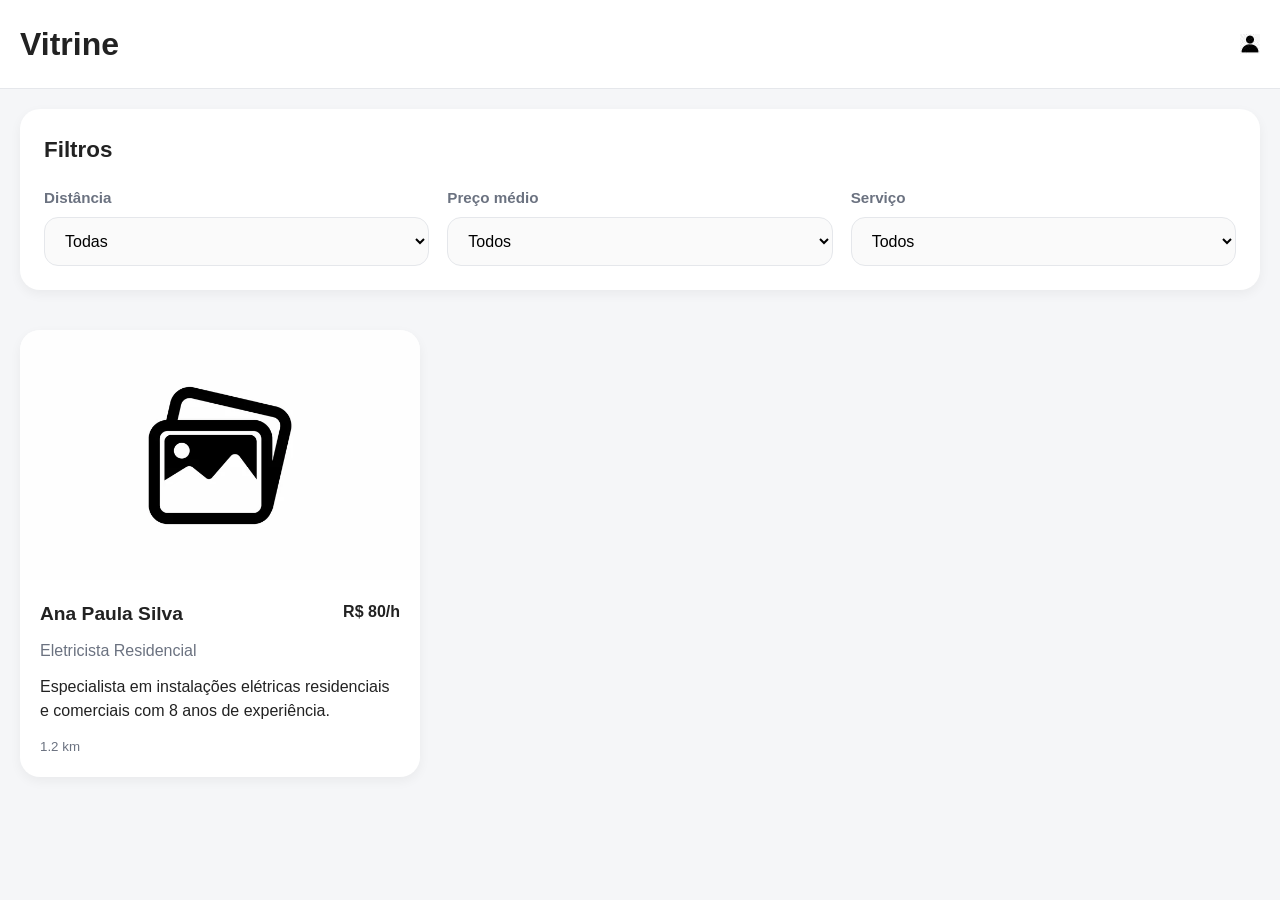
<file: Index.html>
<!DOCTYPE html>
<html lang="pt-BR">
<head>
    <meta charset="UTF-8">
    <meta name="viewport" content="width=device-width, initial-scale=1.0"> 
    <link rel="icon" href="img/Icon.V.png" type="image/png">
    <title>Vitrine de Prestadores</title>

    <link rel="stylesheet" href="css/style.css">
</head>
<body>

<header class="topbar">
    <h1>Vitrine</h1>

    <nav>
        <a href="usuario.html" class="profile-icon">
             <img src="img/avatar.jpg" alt="Icone de perfil do usuário">
        </a>
    </nav>
</header>

<main>

   <section class="filters">

    <h2>Filtros</h2>

    <div class="filter-grid">

        <div class="filter-group">
            <label for="distancia">Distância</label>

            <select id="distancia">
                <option>Todas</option>
                <option>Até 1 km</option>
                <option>Até 5 km</option>
                <option>Até 10 km</option>
            </select>
        </div>

        <div class="filter-group">
            <label for="preco">Preço médio</label>

            <select id="preco">
                <option>Todos</option>
                <option>Até R$ 50/h</option>
                <option>Até R$ 100/h</option>
                <option>Acima de R$ 100/h</option>
            </select>
        </div>

        <div class="filter-group">
            <label for="servico">Serviço</label>

            <select id="servico">
                <option>Todos</option>
                <option>Encanador</option>
                <option>Eletricista</option>
                <option>Pintor</option>
            </select>
        </div>

    </div>

</section>

    <section class="providers">

        <article class="provider-card">

            <a href="prestador.html">

                <img
                    src="img/placeholder.jpg"
                    alt="Foto do prestador">

                <div class="provider-info">

                    <div class="provider-header">

                        <h3>Ana Paula Silva</h3>

                        <span>R$ 80/h</span>

                    </div>

                    <p class="profession">
                        Eletricista Residencial
                    </p>

                    <p>
                        Especialista em instalações
                        elétricas residenciais e comerciais
                        com 8 anos de experiência.
                    </p>

                    <small>1.2 km</small>

                </div>

            </a>

        </article>

    </section>

</main>

</body>
</html>
</file>
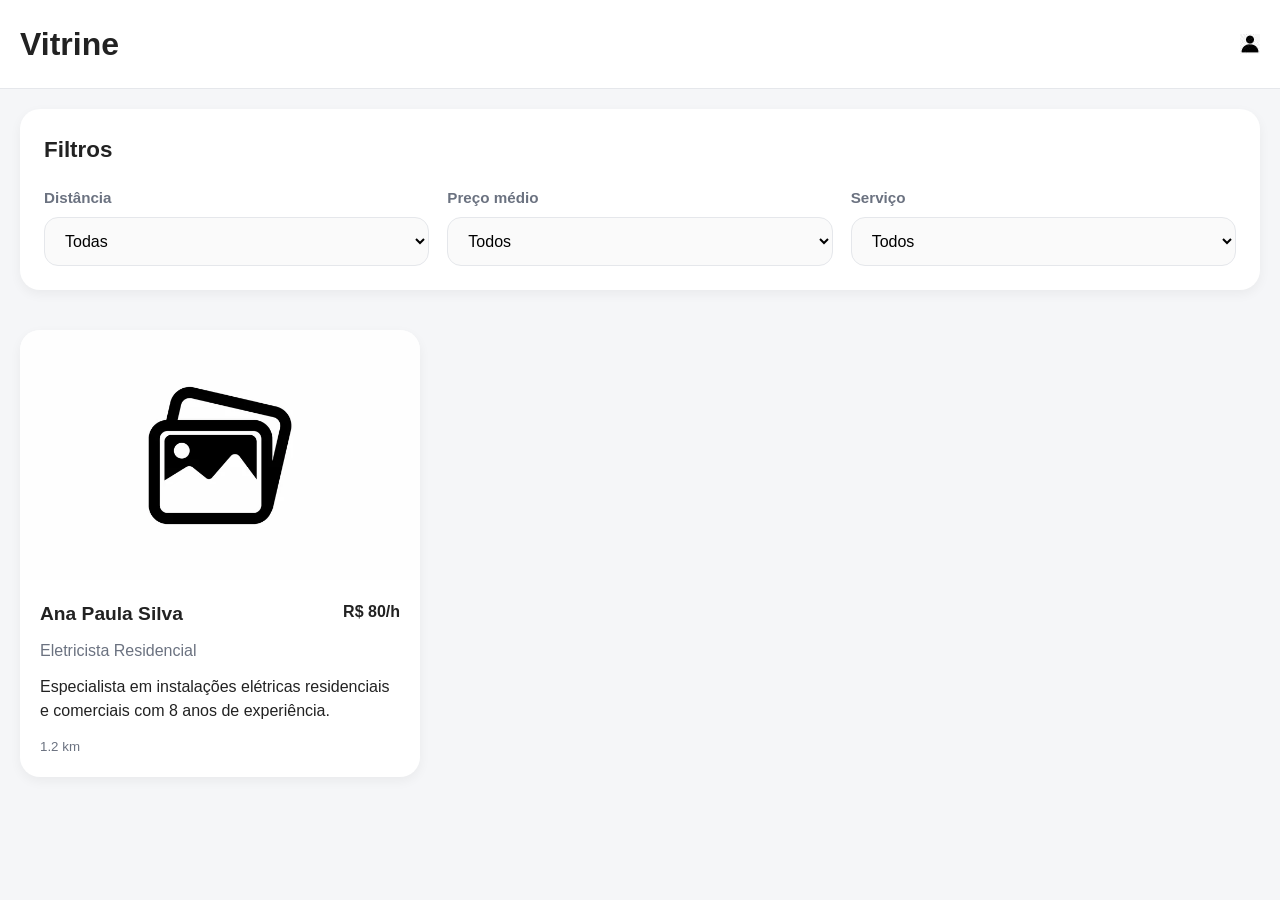
<file: index.html>
<!DOCTYPE html>
<html lang="pt-BR">
<head>
    <meta charset="UTF-8">
    <meta name="viewport" content="width=device-width, initial-scale=1.0"> 
    <link rel="icon" href="img/Icon.V.png" type="image/png">
    <title>Vitrine de Prestadores</title>

    <link rel="stylesheet" href="css/style.css">
</head>
<body>

<header class="topbar">
    <h1>Vitrine</h1>

    <nav>
        <a href="usuario.html" class="profile-icon">
             <img src="img/avatar.jpg" alt="Icone de perfil do usuário">
        </a>
    </nav>
</header>

<main>

   <section class="filters">

    <h2>Filtros</h2>

    <div class="filter-grid">

        <div class="filter-group">
            <label for="distancia">Distância</label>

            <select id="distancia">
                <option>Todas</option>
                <option>Até 1 km</option>
                <option>Até 5 km</option>
                <option>Até 10 km</option>
            </select>
        </div>

        <div class="filter-group">
            <label for="preco">Preço médio</label>

            <select id="preco">
                <option>Todos</option>
                <option>Até R$ 50/h</option>
                <option>Até R$ 100/h</option>
                <option>Acima de R$ 100/h</option>
            </select>
        </div>

        <div class="filter-group">
            <label for="servico">Serviço</label>

            <select id="servico">
                <option>Todos</option>
                <option>Encanador</option>
                <option>Eletricista</option>
                <option>Pintor</option>
            </select>
        </div>

    </div>

</section>

    <section class="providers">

        <article class="provider-card">

            <a href="prestador.html">

                <img
                    src="img/placeholder.jpg"
                    alt="Foto do prestador">

                <div class="provider-info">

                    <div class="provider-header">

                        <h3>Ana Paula Silva</h3>

                        <span>R$ 80/h</span>

                    </div>

                    <p class="profession">
                        Eletricista Residencial
                    </p>

                    <p>
                        Especialista em instalações
                        elétricas residenciais e comerciais
                        com 8 anos de experiência.
                    </p>

                    <small>1.2 km</small>

                </div>

            </a>

        </article>

    </section>

</main>

</body>
</html>
</file>
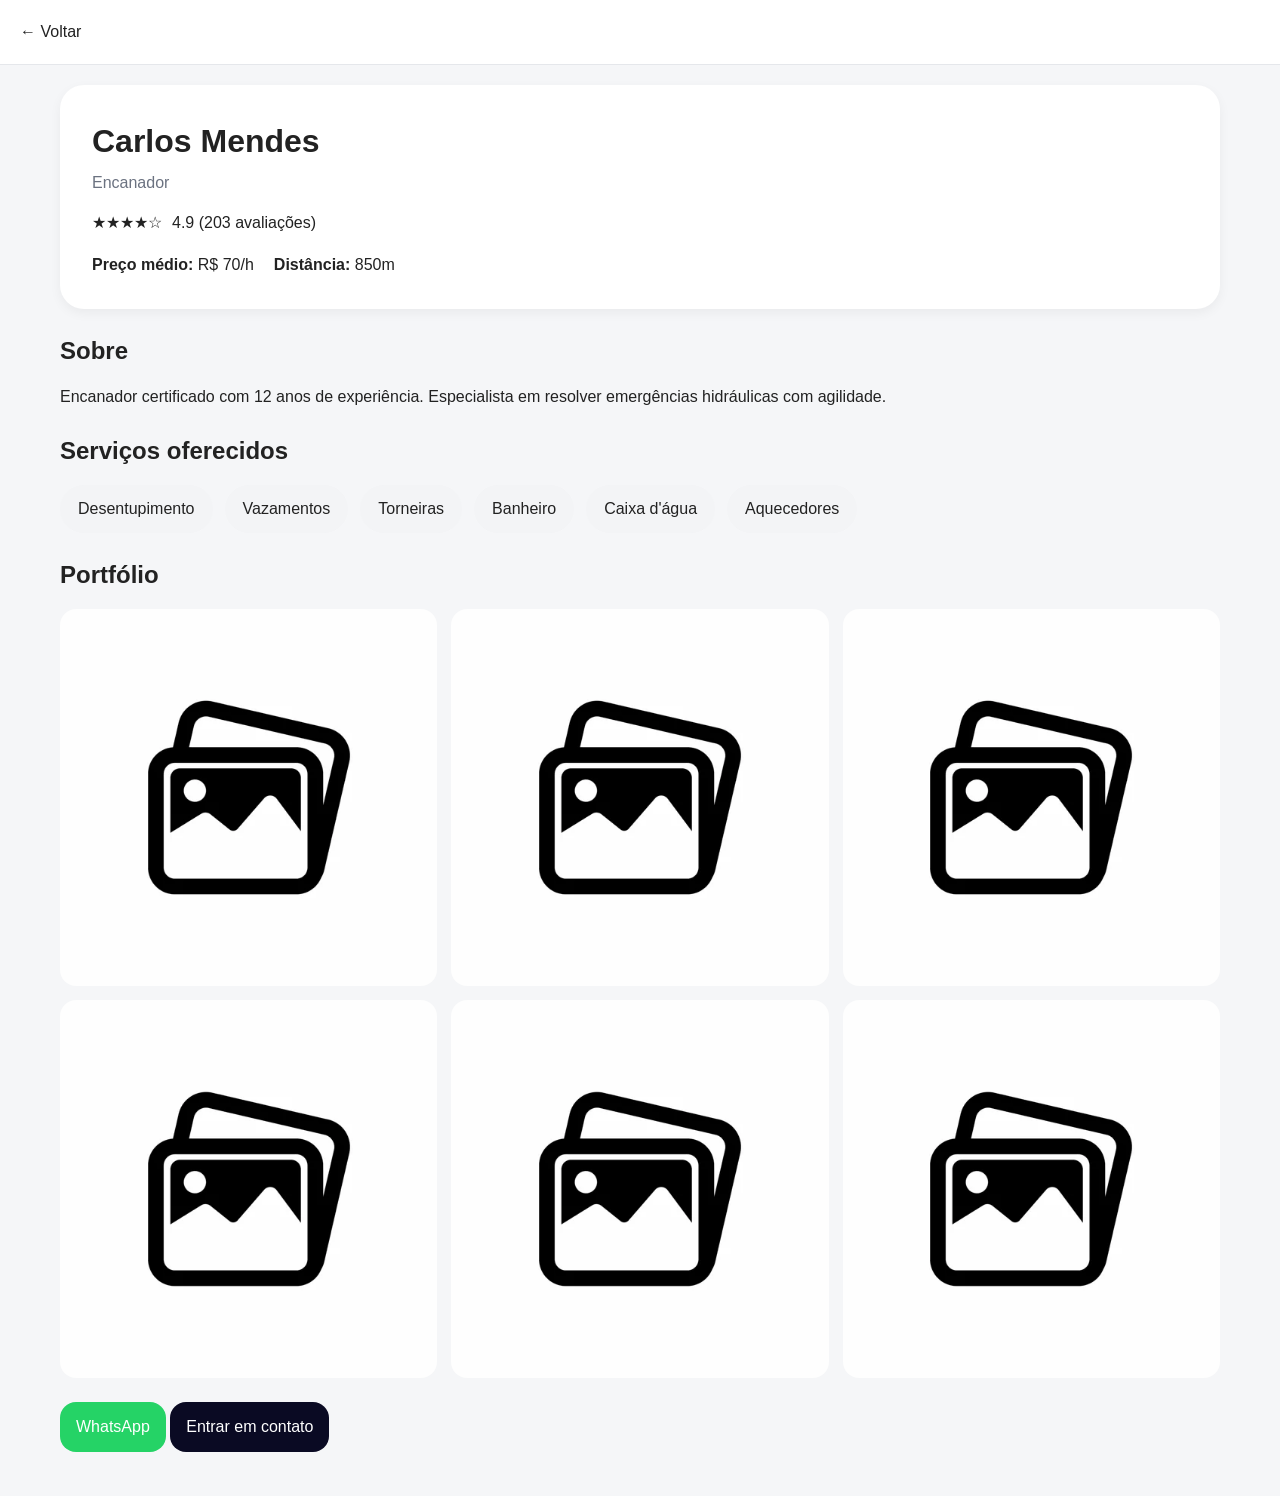
<file: Prestador/index.html>
<!DOCTYPE html>
<html lang="pt-BR">
<head>
<meta charset="UTF-8">
<link rel="icon" href="../img/Icon.V.png" type="image/png">
<meta name="viewport" content="width=device-width, initial-scale=1.0">
<title>Perfil do Prestador</title>

<link rel="stylesheet" href="../css/style.css">
</head>
<body>

<header class="topbar">
    <a href="../Index.html">← Voltar</a>
</header>

<main class="container">

<section class="profile-header">

    <h1>Carlos Mendes</h1>

    <p class="profession">
        Encanador
    </p>

    <div class="rating">
        ★★★★☆
        <span>4.9 (203 avaliações)</span>
    </div>

    <div class="profile-details">

        <p><strong>Preço médio:</strong> R$ 70/h</p>

        <p><strong>Distância:</strong> 850m</p>

    </div>

</section>

<section>

    <h2>Sobre</h2>

    <p>
        Encanador certificado com 12 anos de experiência.
        Especialista em resolver emergências hidráulicas
        com agilidade.
    </p>

</section>

<section>

    <h2>Serviços oferecidos</h2>

    <div class="tags">

        <span>Desentupimento</span>
        <span>Vazamentos</span>
        <span>Torneiras</span>
        <span>Banheiro</span>
        <span>Caixa d'água</span>
        <span>Aquecedores</span>

    </div>

</section>

<section>

    <h2>Portfólio</h2>

    <div class="gallery">

        <img src="../img/portfolio1.jpg" alt="">
        <img src="../img/portfolio1.jpg" alt="">
        <img src="../img/portfolio1.jpg" alt="">
        <img src="../img/portfolio1.jpg" alt="">
        <img src="../img/portfolio1.jpg" alt="">
        <img src="../img/portfolio1.jpg" alt="">

    </div>

</section>

<section class="actions">

    <button class="btn-whatsapp">
        WhatsApp
    </button>

    <button class="btn-primary">
        Entrar em contato
    </button>

</section>

</main>

</body>
</html>
</file>
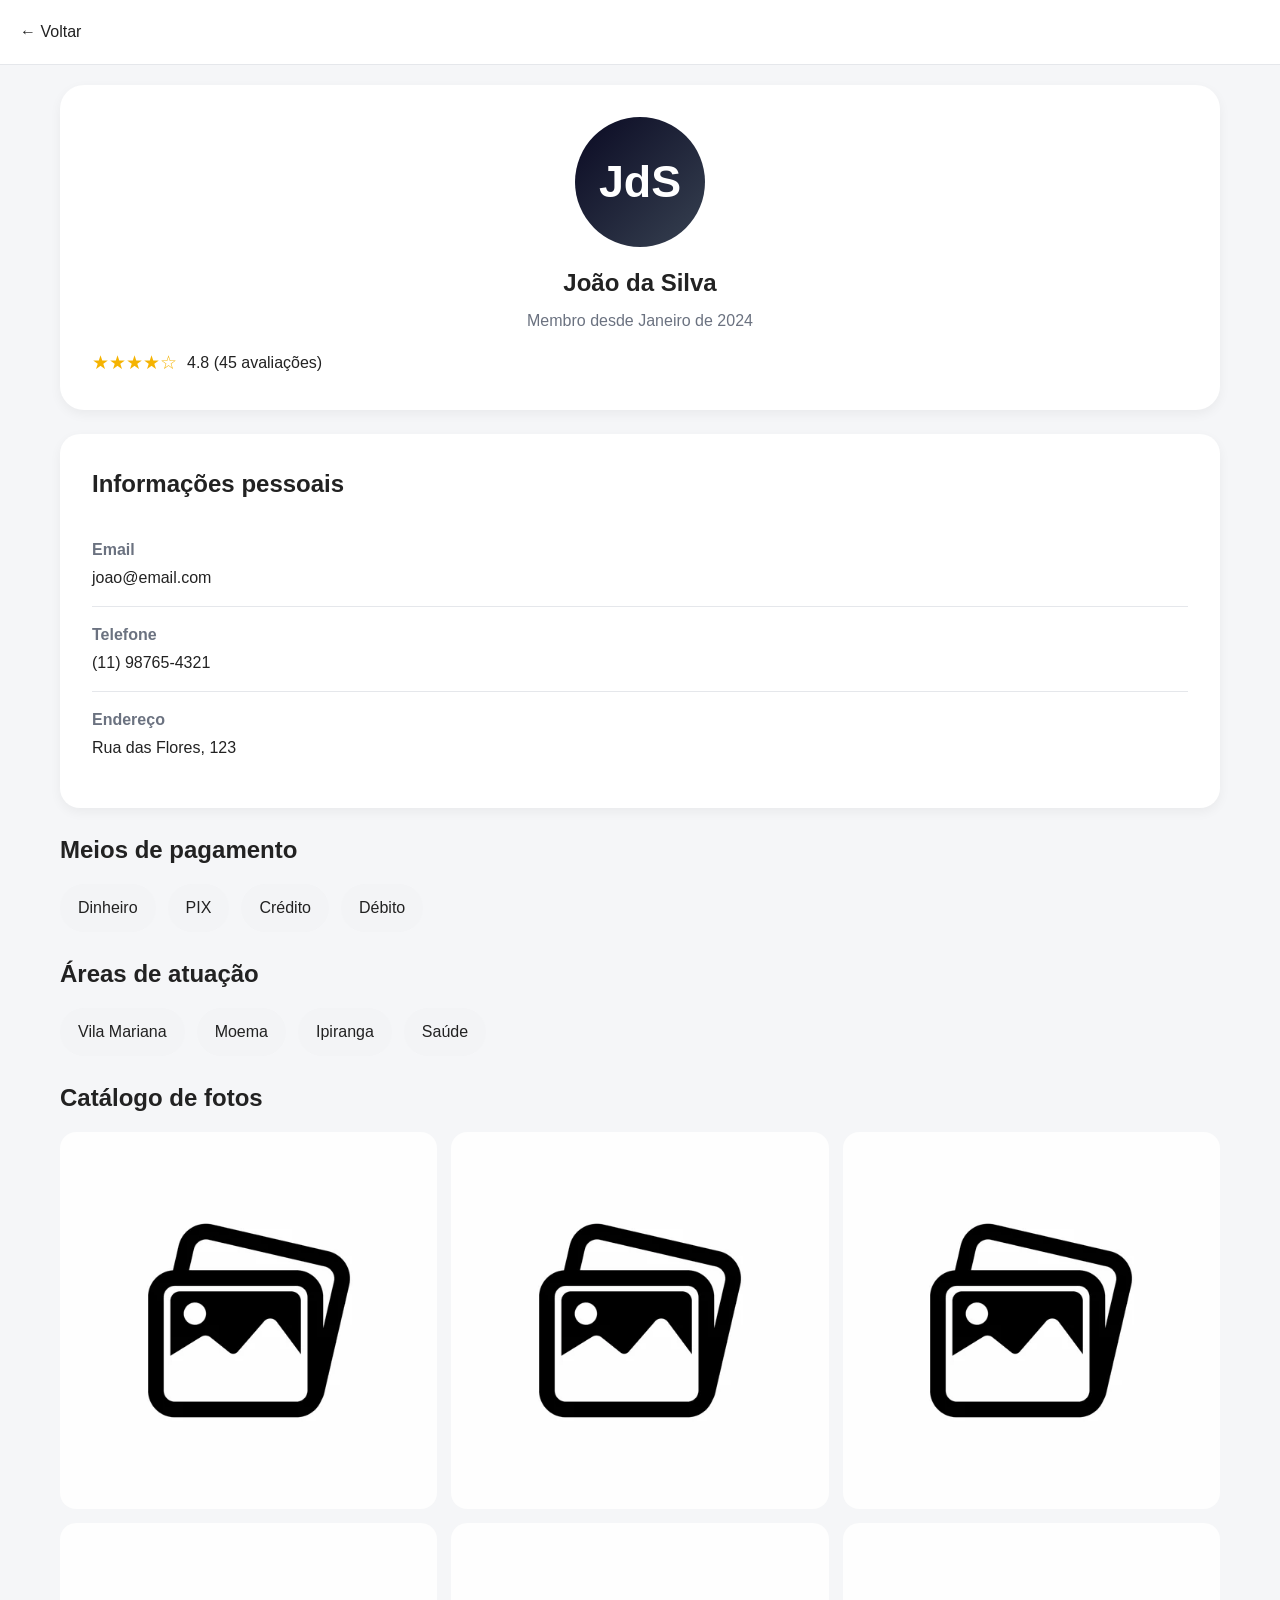
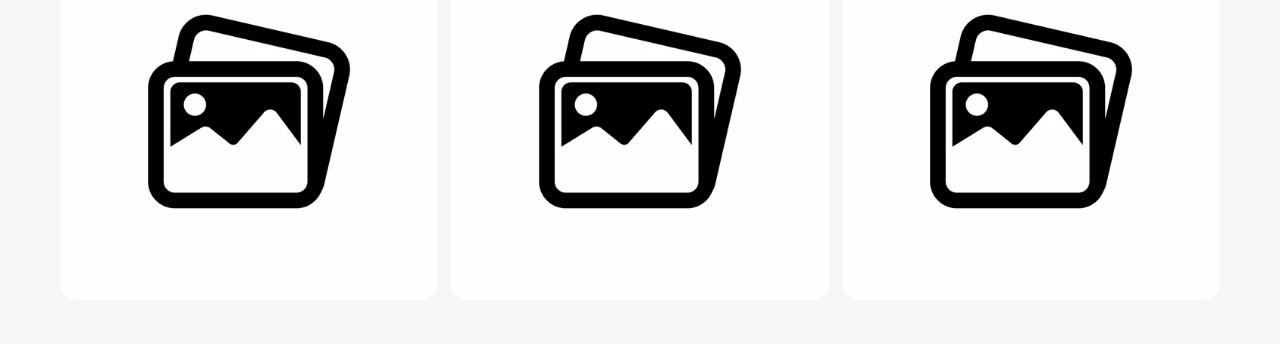
<file: Usuario/index.html>
<!DOCTYPE html>
<html lang="pt-BR">
<head>
<meta charset="UTF-8">
  <link rel="icon" href="../img/Icon.V.png" type="image/png">
<meta name="viewport" content="width=device-width, initial-scale=1.0">

<title>Meu Perfil</title>

<link rel="stylesheet" href="../css/style.css">
</head>
<body>

<header class="topbar">
    <a href="../Index.html">← Voltar</a>
</header>

<main class="container">

<section class="profile-banner">

    <div class="avatar">
        JdS
    </div>

    <h1>João da Silva</h1>

    <p class="member-since">
        Membro desde Janeiro de 2024
    </p>

    <div class="rating">

        <span class="stars">
            ★★★★☆
        </span>

        <span>
            4.8 (45 avaliações)
        </span>

    </div>

</section>

<section class="info-card">

    <h2>Informações pessoais</h2>

    <div class="info-item">

        <div>
            <strong>Email</strong>
            <p>joao@email.com</p>
        </div>

    </div>

    <div class="info-item">

        <div>
            <strong>Telefone</strong>
            <p>(11) 98765-4321</p>
        </div>

    </div>

    <div class="info-item">

        <div>
            <strong>Endereço</strong>
            <p>Rua das Flores, 123</p>
        </div>

    </div>

</section>

<section>

    <h2>Meios de pagamento</h2>

    <div class="tags">

        <span>Dinheiro</span>
        <span>PIX</span>
        <span>Crédito</span>
        <span>Débito</span>

    </div>

</section>

<section>

    <h2>Áreas de atuação</h2>

    <div class="tags">

        <span>Vila Mariana</span>
        <span>Moema</span>
        <span>Ipiranga</span>
        <span>Saúde</span>

    </div>

</section>

<section>

    <h2>Catálogo de fotos</h2>

    <div class="gallery">

        <img src="../img/placeholder.jpg" alt="">
        <img src="../img/placeholder.jpg" alt="">
        <img src="../img/placeholder.jpg" alt="">
        <img src="../img/placeholder.jpg" alt="">
        <img src="../img/placeholder.jpg" alt="">
        <img src="../img/placeholder.jpg" alt="">

    </div>

</section>

</main>

</body>
</html>
</file>
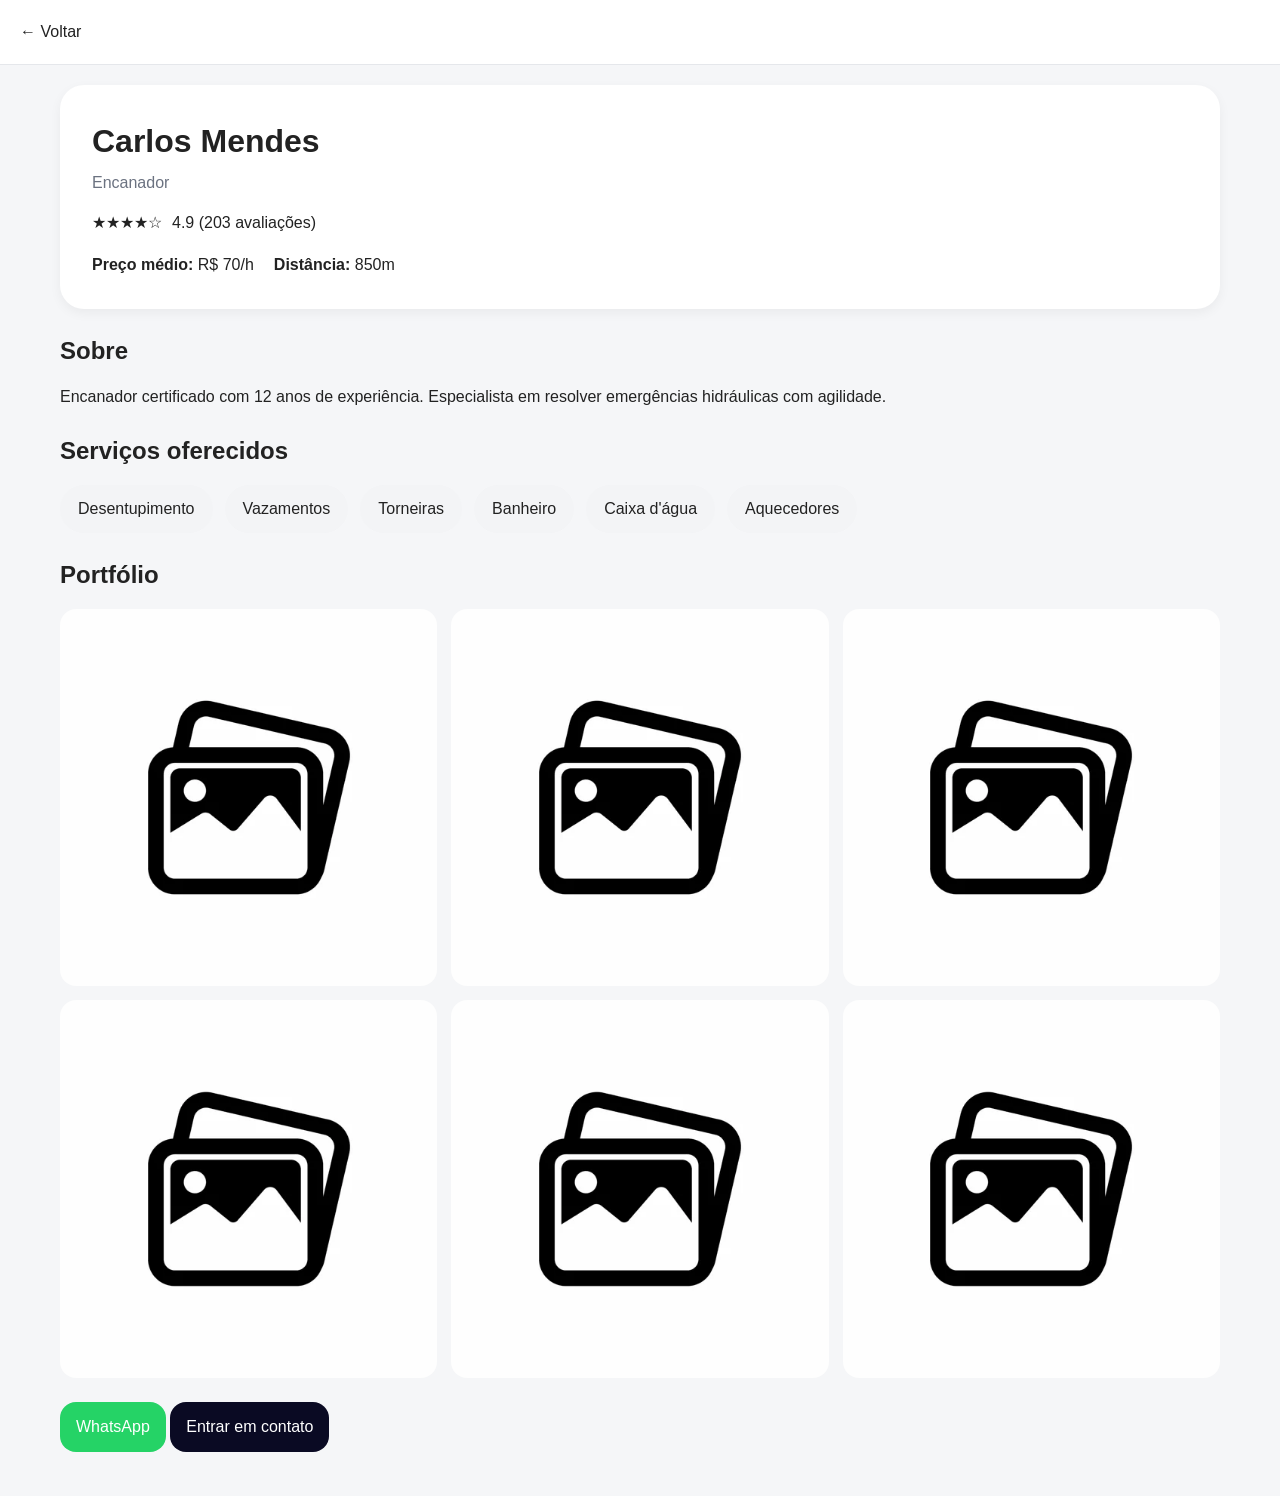
<file: Prestador.html>
<!DOCTYPE html>
<html lang="pt-BR">
<head>
<meta charset="UTF-8">
<meta name="viewport" content="width=device-width, initial-scale=1.0">
<title>Perfil do Prestador</title>

<link rel="stylesheet" href="css/style.css">
</head>
<body>

<header class="topbar">
    <a href="index.html">← Voltar</a>
</header>

<main class="container">

<section class="profile-header">

    <h1>Carlos Mendes</h1>

    <p class="profession">
        Encanador
    </p>

    <div class="rating">
        ★★★★☆
        <span>4.9 (203 avaliações)</span>
    </div>

    <div class="profile-details">

        <p><strong>Preço médio:</strong> R$ 70/h</p>

        <p><strong>Distância:</strong> 850m</p>

    </div>

</section>

<section>

    <h2>Sobre</h2>

    <p>
        Encanador certificado com 12 anos de experiência.
        Especialista em resolver emergências hidráulicas
        com agilidade.
    </p>

</section>

<section>

    <h2>Serviços oferecidos</h2>

    <div class="tags">

        <span>Desentupimento</span>
        <span>Vazamentos</span>
        <span>Torneiras</span>
        <span>Banheiro</span>
        <span>Caixa d'água</span>
        <span>Aquecedores</span>

    </div>

</section>

<section>

    <h2>Portfólio</h2>

    <div class="gallery">

        <img src="img/portfolio1.jpg" alt="">
        <img src="img/portfolio1.jpg" alt="">
        <img src="img/portfolio1.jpg" alt="">
        <img src="img/portfolio1.jpg" alt="">
        <img src="img/portfolio1.jpg" alt="">
        <img src="img/portfolio1.jpg" alt="">

    </div>

</section>

<section class="actions">

    <button class="btn-whatsapp">
        WhatsApp
    </button>

    <button class="btn-primary">
        Entrar em contato
    </button>

</section>

</main>

</body>
</html>
</file>
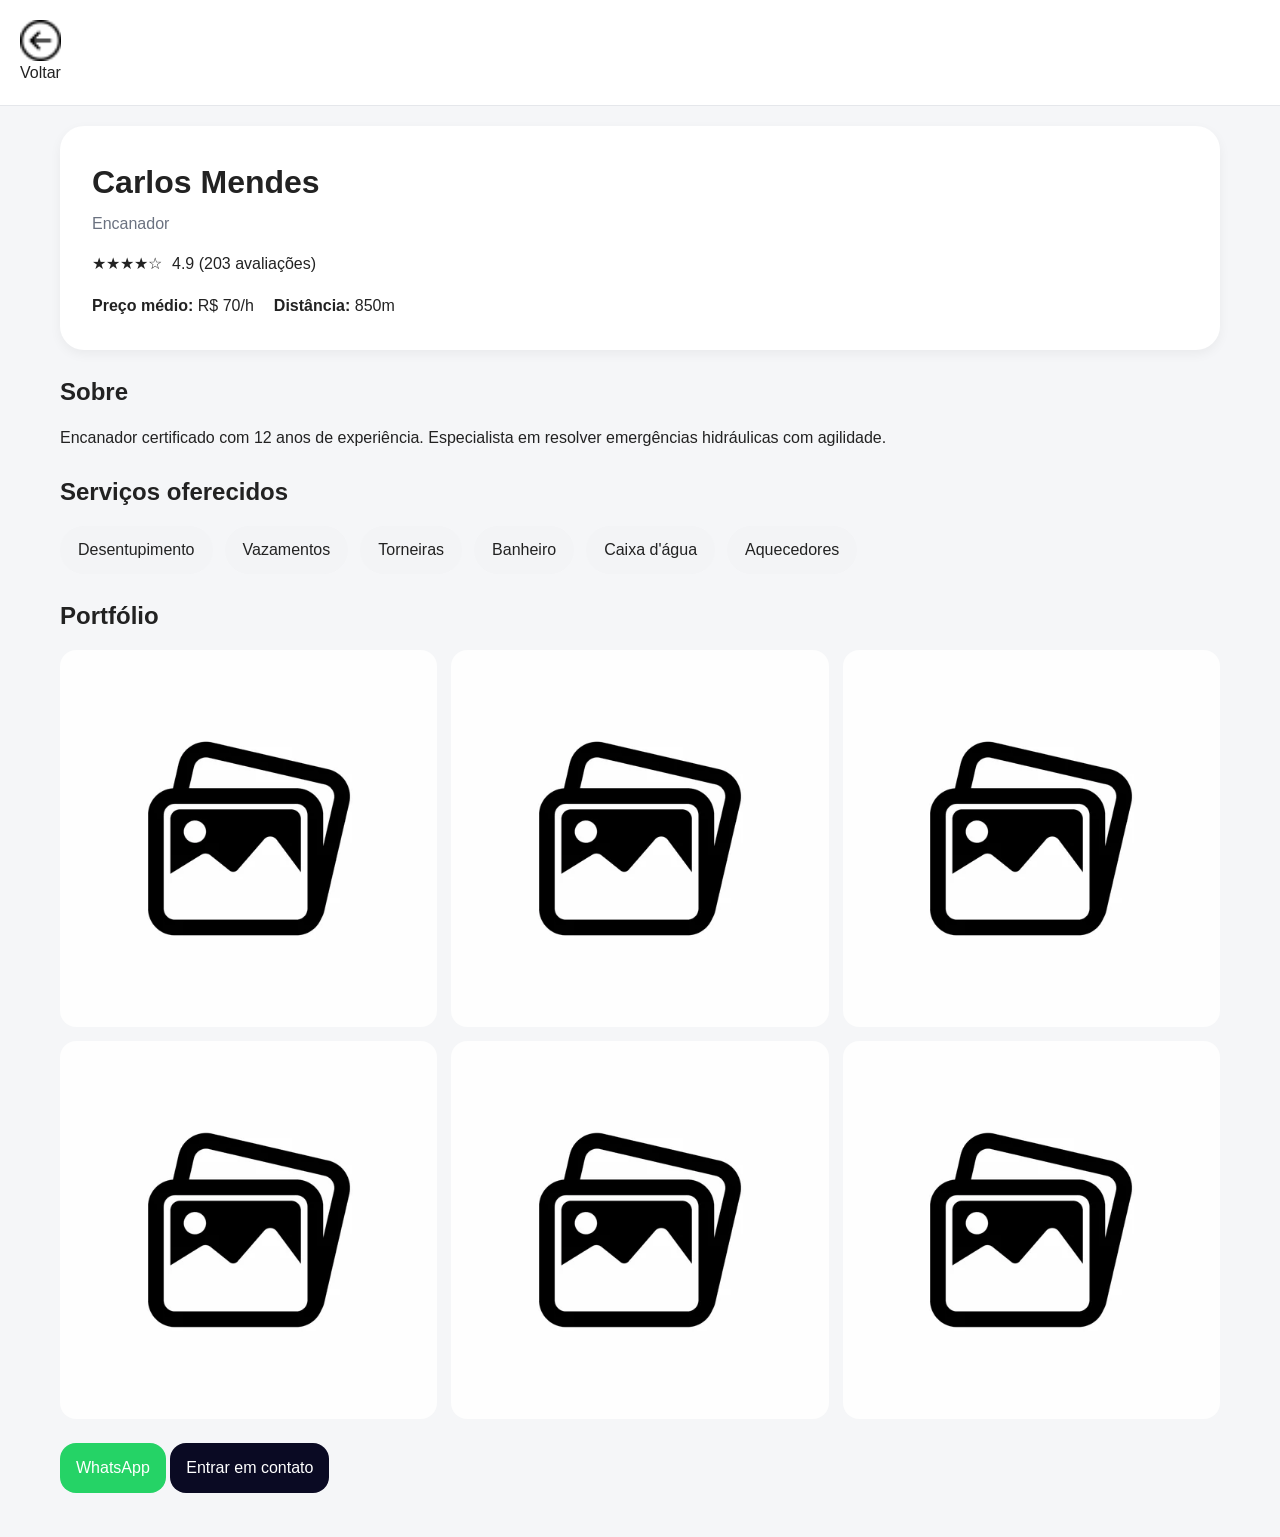
<file: prestador.html>
<!DOCTYPE html>
<html lang="pt-BR">
<head>
<meta charset="UTF-8">
<link rel="icon" href="img/Icon.V.png" type="image/png">
<meta name="viewport" content="width=device-width, initial-scale=1.0">
<title>Perfil do Prestador</title>

<link rel="stylesheet" href="css/style.css">
</head>
<body>

<header class="topbar">
    <a href="javascript:history.back()"><img src="img/voltar 20x20.png" alt="tela anterior">Voltar</a>
</header>

<main class="container">

<section class="profile-header">

    <h1>Carlos Mendes</h1>

    <p class="profession">
        Encanador
    </p>

    <div class="rating">
        ★★★★☆
        <span>4.9 (203 avaliações)</span>
    </div>

    <div class="profile-details">

        <p><strong>Preço médio:</strong> R$ 70/h</p>

        <p><strong>Distância:</strong> 850m</p>

    </div>

</section>

<section>

    <h2>Sobre</h2>

    <p>
        Encanador certificado com 12 anos de experiência.
        Especialista em resolver emergências hidráulicas
        com agilidade.
    </p>

</section>

<section>

    <h2>Serviços oferecidos</h2>

    <div class="tags">

        <span>Desentupimento</span>
        <span>Vazamentos</span>
        <span>Torneiras</span>
        <span>Banheiro</span>
        <span>Caixa d'água</span>
        <span>Aquecedores</span>

    </div>

</section>

<section>

    <h2>Portfólio</h2>

    <div class="gallery">

        <img src="img/portfolio1.jpg" alt="">
        <img src="img/portfolio1.jpg" alt="">
        <img src="img/portfolio1.jpg" alt="">
        <img src="img/portfolio1.jpg" alt="">
        <img src="img/portfolio1.jpg" alt="">
        <img src="img/portfolio1.jpg" alt="">

    </div>

</section>

<section class="actions">

    <button class="btn-whatsapp">
        WhatsApp
    </button>

    <button class="btn-primary">
        Entrar em contato
    </button>

</section>

</main>

</body>
</html>
</file>
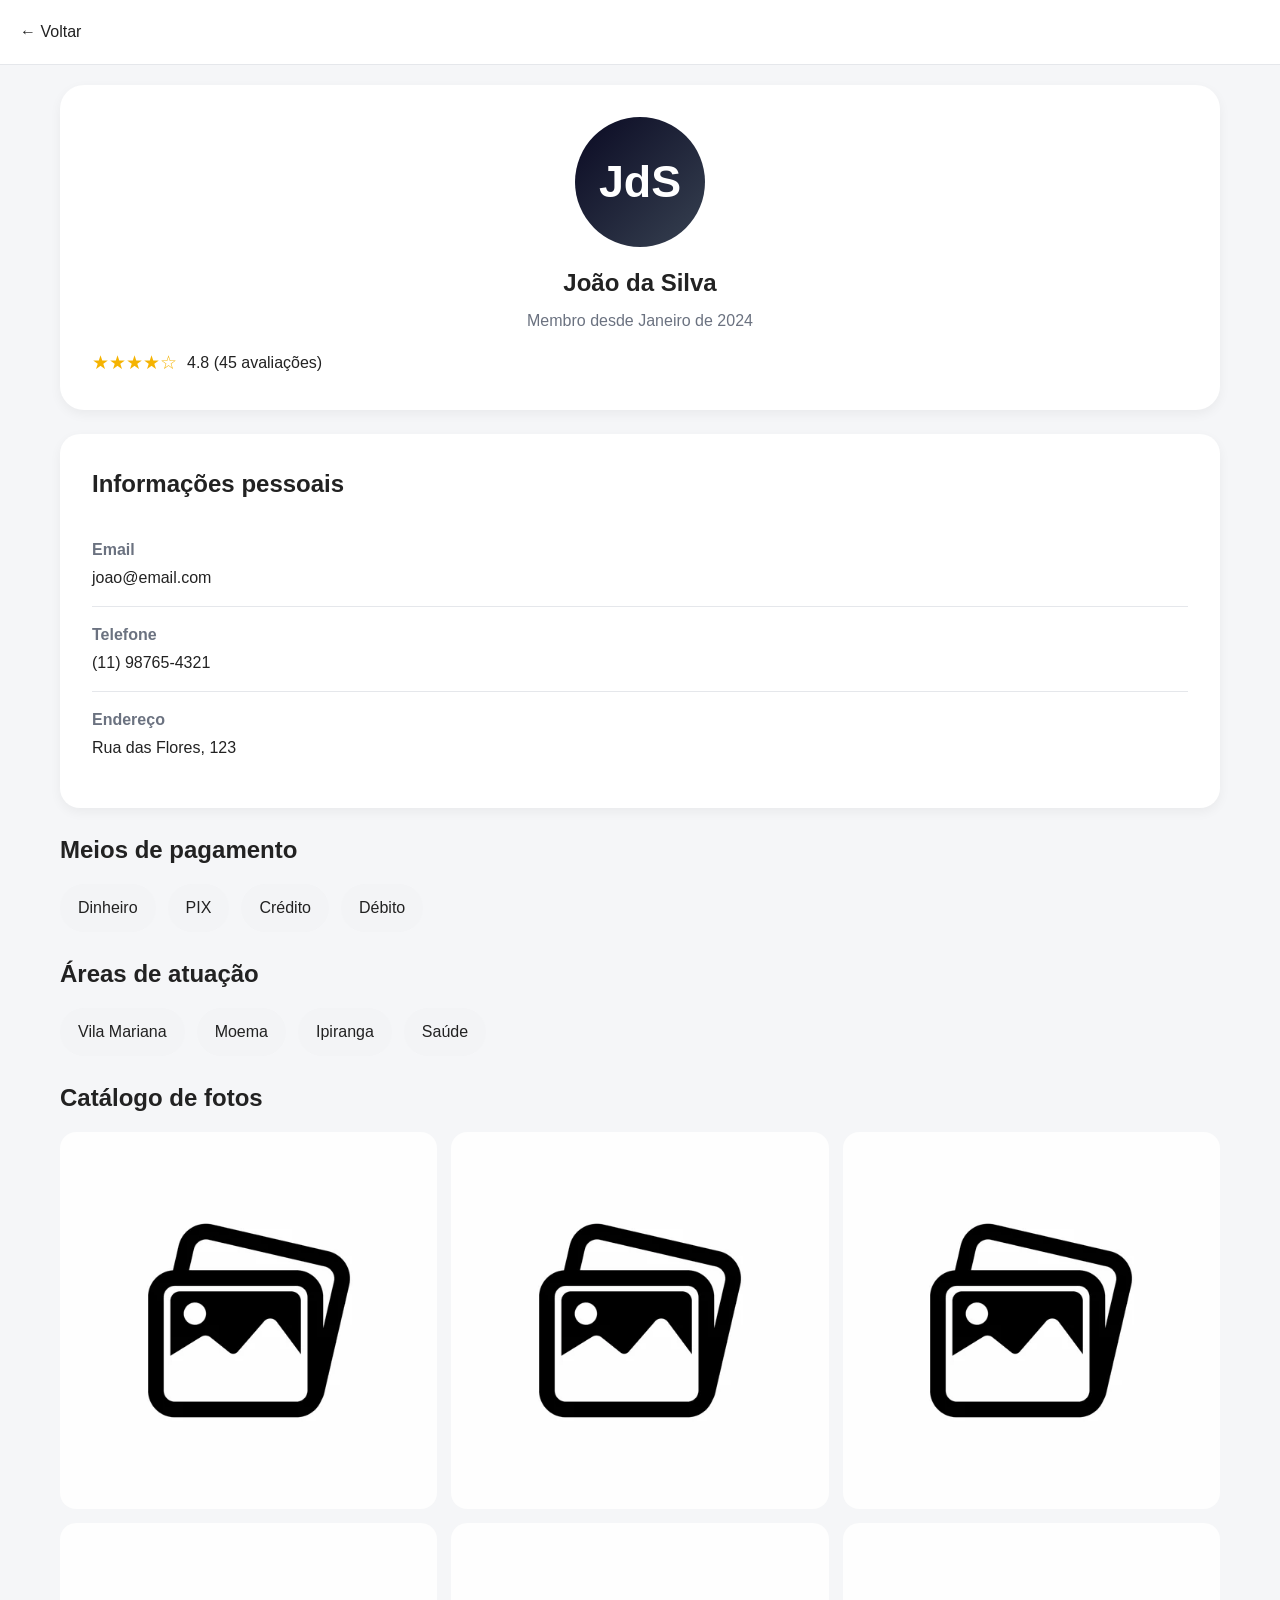
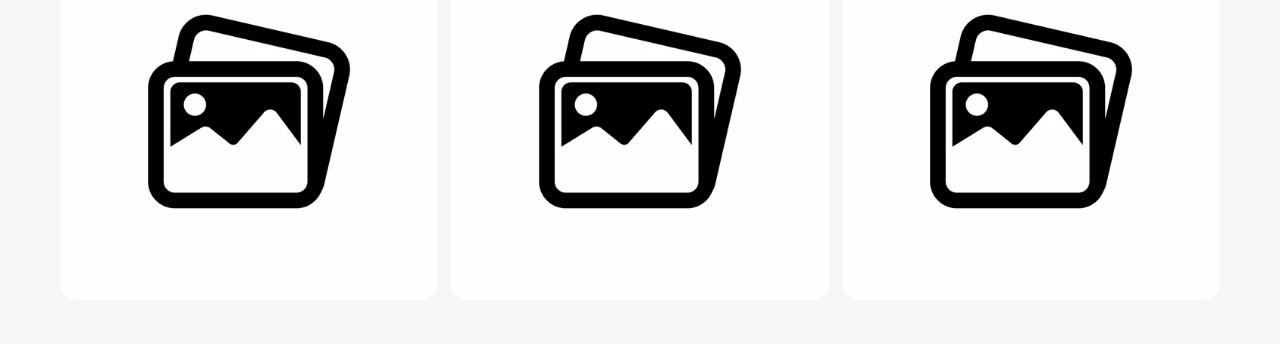
<file: Usuario.html>
<!DOCTYPE html>
<html lang="pt-BR">
<head>
<meta charset="UTF-8">
<meta name="viewport" content="width=device-width, initial-scale=1.0">

<title>Meu Perfil</title>

<link rel="stylesheet" href="css/style.css">
</head>
<body>

<header class="topbar">
    <a href="index.html">← Voltar</a>
</header>

<main class="container">

<section class="profile-banner">

    <div class="avatar">
        JdS
    </div>

    <h1>João da Silva</h1>

    <p class="member-since">
        Membro desde Janeiro de 2024
    </p>

    <div class="rating">

        <span class="stars">
            ★★★★☆
        </span>

        <span>
            4.8 (45 avaliações)
        </span>

    </div>

</section>

<section class="info-card">

    <h2>Informações pessoais</h2>

    <div class="info-item">

        <div>
            <strong>Email</strong>
            <p>joao@email.com</p>
        </div>

    </div>

    <div class="info-item">

        <div>
            <strong>Telefone</strong>
            <p>(11) 98765-4321</p>
        </div>

    </div>

    <div class="info-item">

        <div>
            <strong>Endereço</strong>
            <p>Rua das Flores, 123</p>
        </div>

    </div>

</section>

<section>

    <h2>Meios de pagamento</h2>

    <div class="tags">

        <span>Dinheiro</span>
        <span>PIX</span>
        <span>Crédito</span>
        <span>Débito</span>

    </div>

</section>

<section>

    <h2>Áreas de atuação</h2>

    <div class="tags">

        <span>Vila Mariana</span>
        <span>Moema</span>
        <span>Ipiranga</span>
        <span>Saúde</span>

    </div>

</section>

<section>

    <h2>Catálogo de fotos</h2>

    <div class="gallery">

        <img src="img/placeholder.jpg" alt="">
        <img src="img/placeholder.jpg" alt="">
        <img src="img/placeholder.jpg" alt="">
        <img src="img/placeholder.jpg" alt="">
        <img src="img/placeholder.jpg" alt="">
        <img src="img/placeholder.jpg" alt="">

    </div>

</section>

</main>

</body>
</html>
</file>
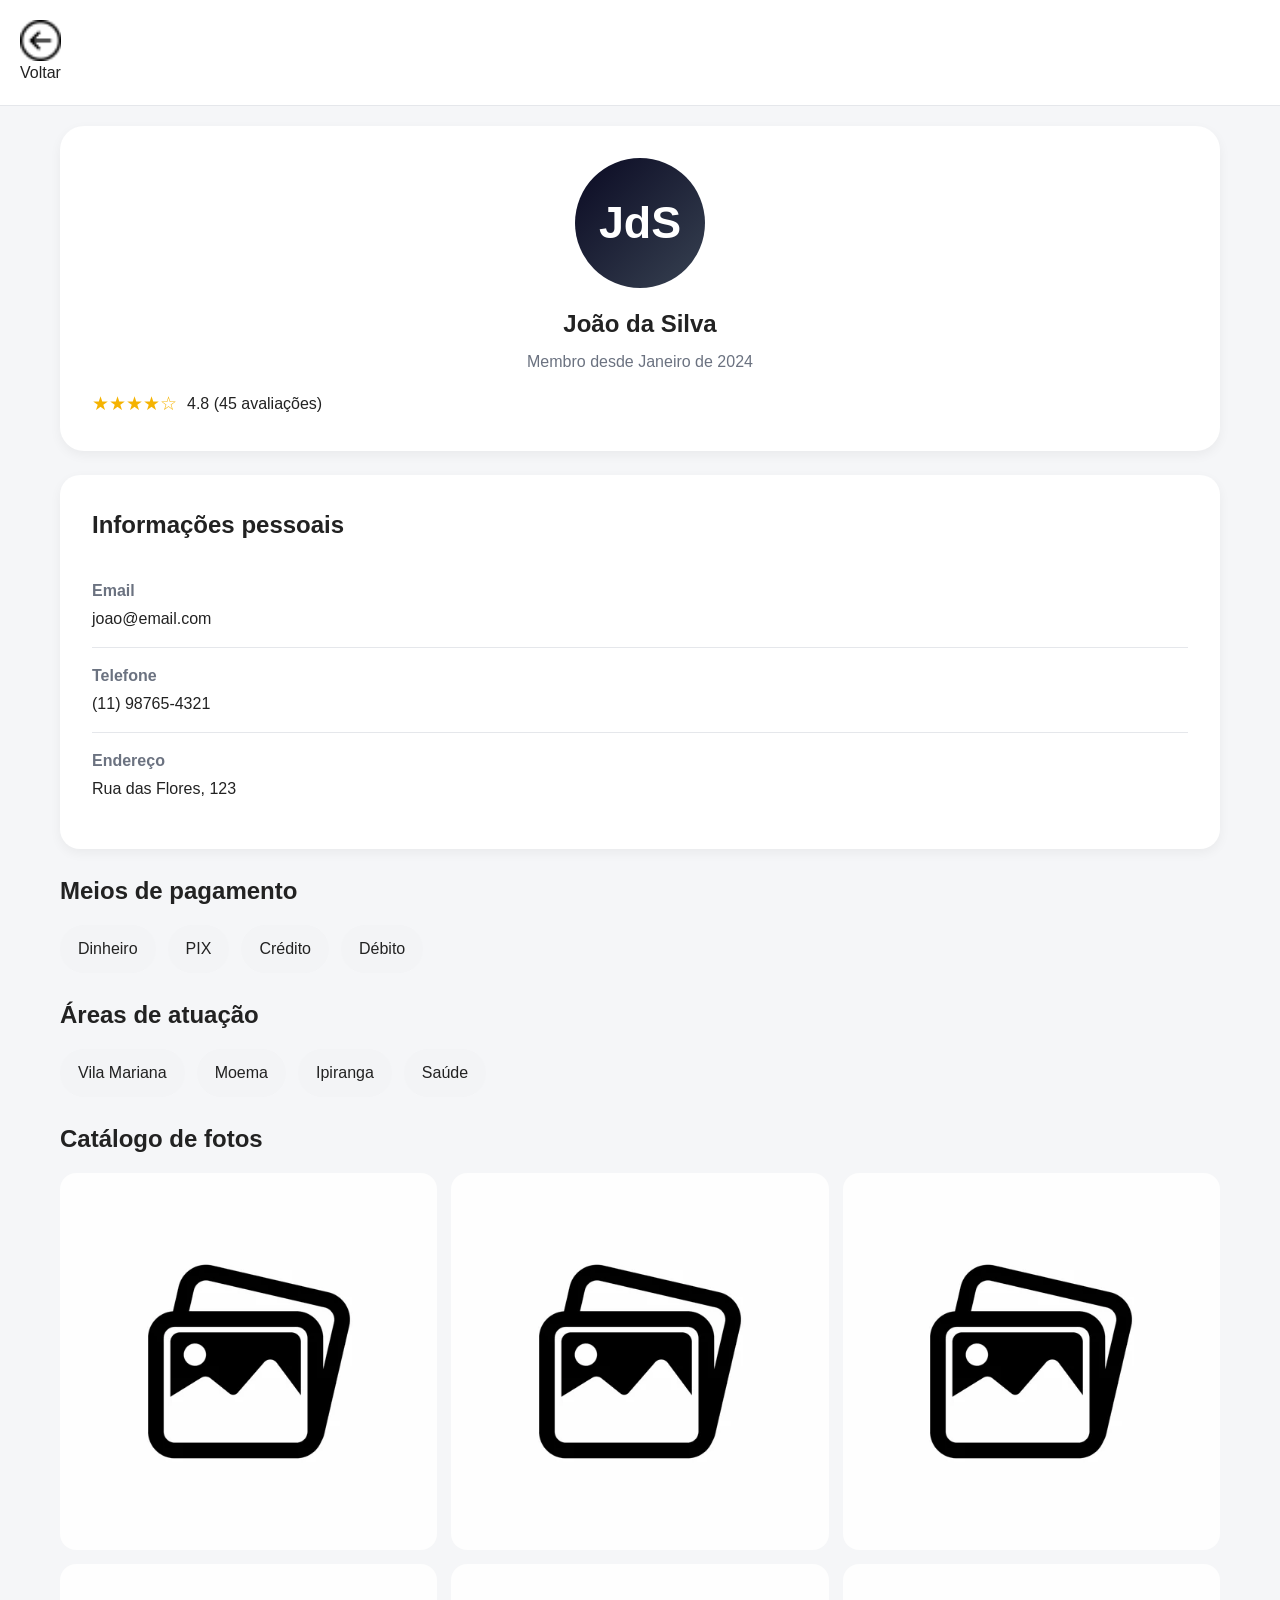
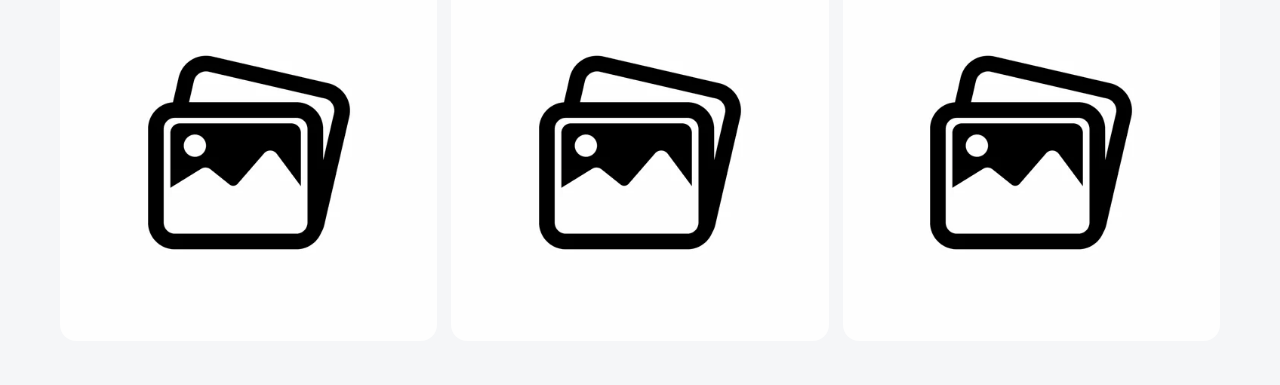
<file: usuario.html>
<!DOCTYPE html>
<html lang="pt-BR">
<head>
<meta charset="UTF-8">
  <link rel="icon" href="img/Icon.V.png" type="image/png">
<meta name="viewport" content="width=device-width, initial-scale=1.0">

<title>Meu Perfil</title>

<link rel="stylesheet" href="css/style.css">
</head>
<body>

<header class="topbar">
    <a href="javascript:history.back()"><img src="img/voltar 20x20.png" alt="tela anterior">Voltar</a>
</header>

<main class="container">

<section class="profile-banner">

    <div class="avatar">
        JdS
    </div>

    <h1>João da Silva</h1>

    <p class="member-since">
        Membro desde Janeiro de 2024
    </p>

    <div class="rating">

        <span class="stars">
            ★★★★☆
        </span>

        <span>
            4.8 (45 avaliações)
        </span>

    </div>

</section>

<section class="info-card">

    <h2>Informações pessoais</h2>

    <div class="info-item">

        <div>
            <strong>Email</strong>
            <p>joao@email.com</p>
        </div>

    </div>

    <div class="info-item">

        <div>
            <strong>Telefone</strong>
            <p>(11) 98765-4321</p>
        </div>

    </div>

    <div class="info-item">

        <div>
            <strong>Endereço</strong>
            <p>Rua das Flores, 123</p>
        </div>

    </div>

</section>

<section>

    <h2>Meios de pagamento</h2>

    <div class="tags">

        <span>Dinheiro</span>
        <span>PIX</span>
        <span>Crédito</span>
        <span>Débito</span>

    </div>

</section>

<section>

    <h2>Áreas de atuação</h2>

    <div class="tags">

        <span>Vila Mariana</span>
        <span>Moema</span>
        <span>Ipiranga</span>
        <span>Saúde</span>

    </div>

</section>

<section>

    <h2>Catálogo de fotos</h2>

    <div class="gallery">

        <img src="img/placeholder.jpg" alt="">
        <img src="img/placeholder.jpg" alt="">
        <img src="img/placeholder.jpg" alt="">
        <img src="img/placeholder.jpg" alt="">
        <img src="img/placeholder.jpg" alt="">
        <img src="img/placeholder.jpg" alt="">

    </div>

</section>

</main>

</body>
</html>
</file>
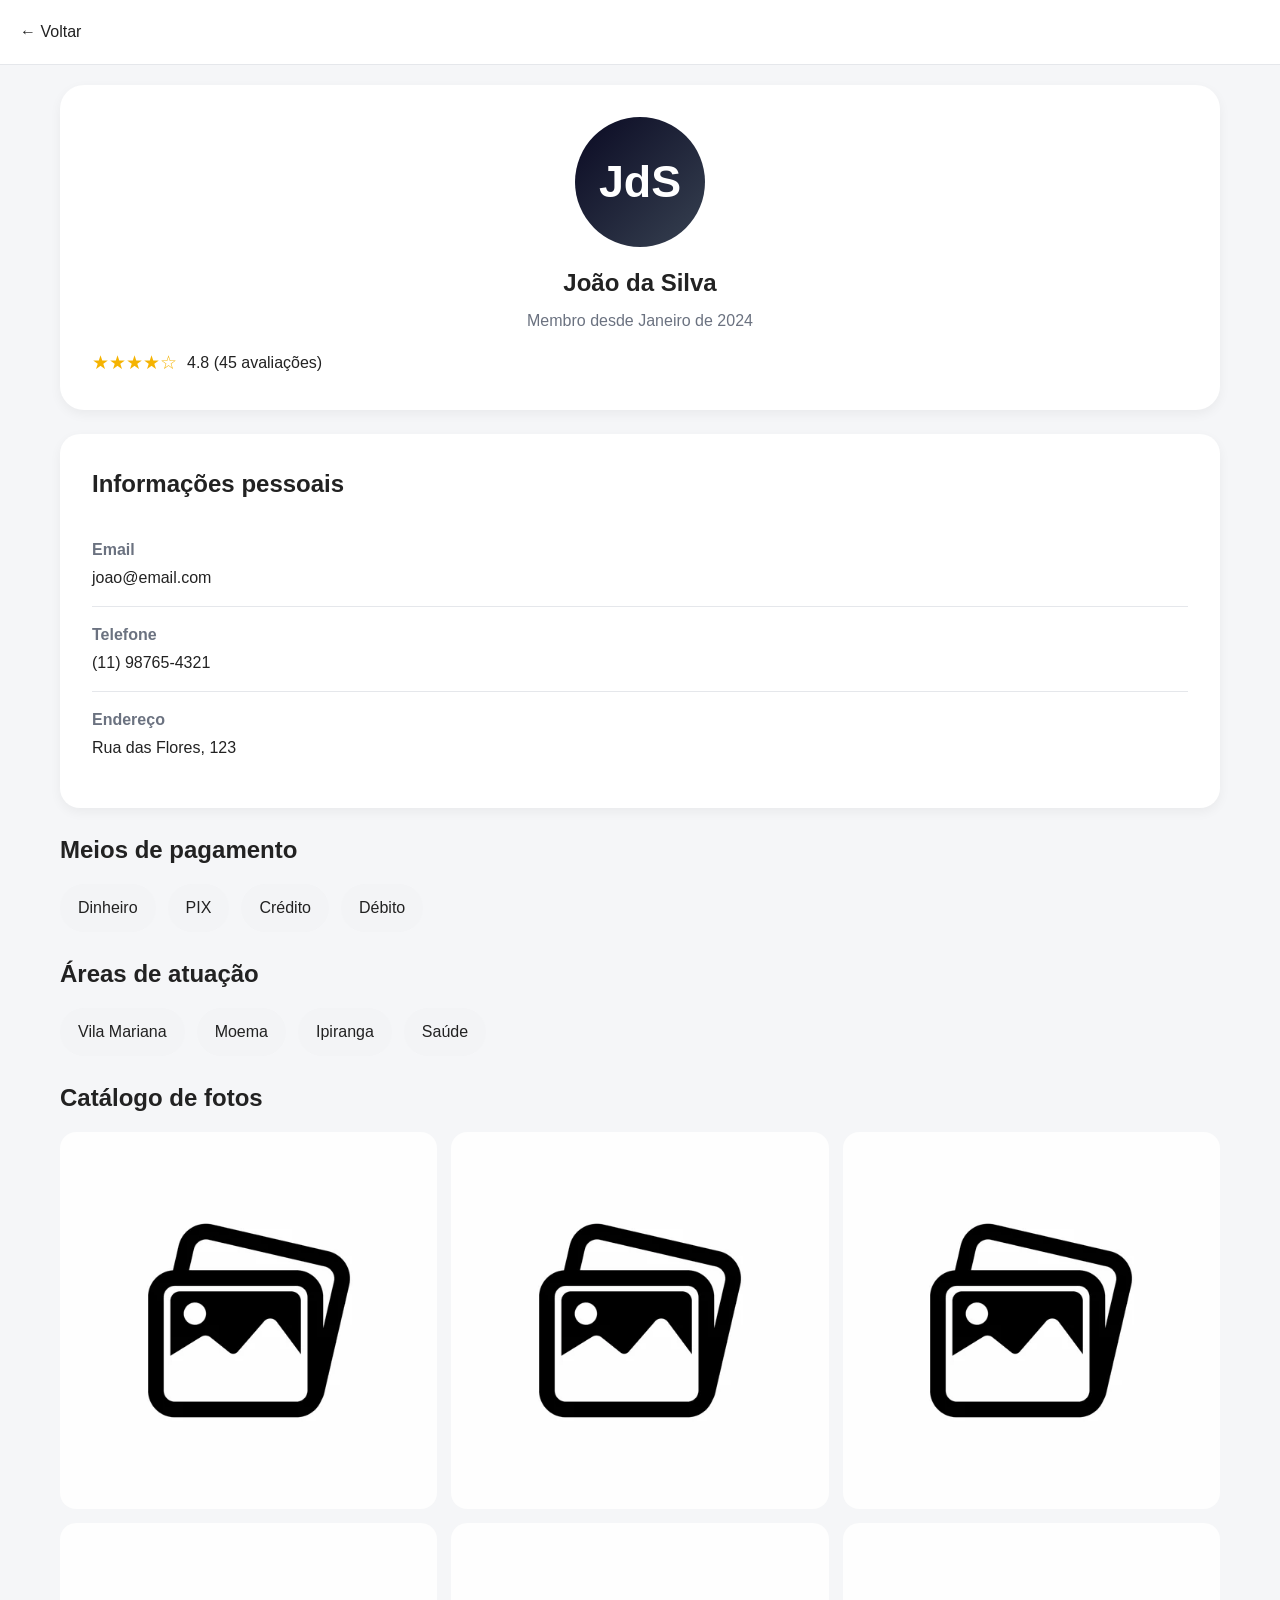
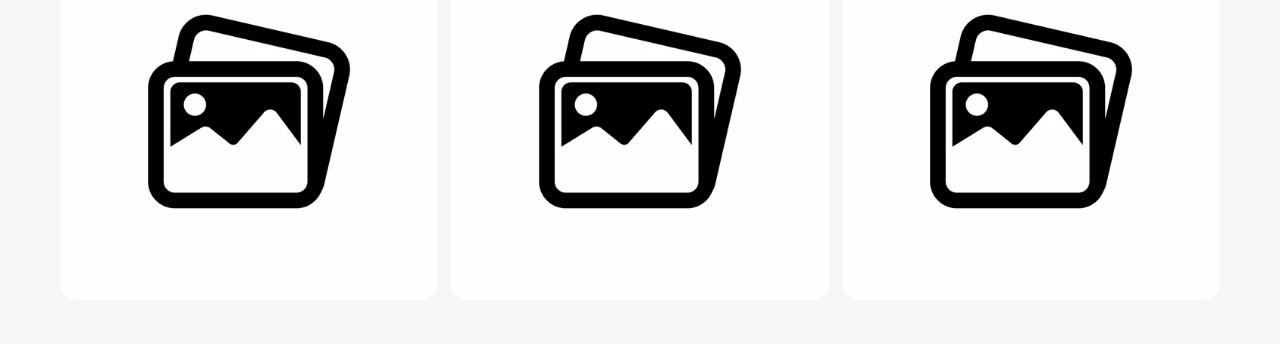
<file: Usuario/usuario.html>
<!DOCTYPE html>
<html lang="pt-BR">
<head>
<meta charset="UTF-8">
  <link rel="icon" href="../img/Icon.V.png" type="image/png">
<meta name="viewport" content="width=device-width, initial-scale=1.0">

<title>Meu Perfil</title>

<link rel="stylesheet" href="../css/style.css">
</head>
<body>

<header class="topbar">
    <a href="Index.html">← Voltar</a>
</header>

<main class="container">

<section class="profile-banner">

    <div class="avatar">
        JdS
    </div>

    <h1>João da Silva</h1>

    <p class="member-since">
        Membro desde Janeiro de 2024
    </p>

    <div class="rating">

        <span class="stars">
            ★★★★☆
        </span>

        <span>
            4.8 (45 avaliações)
        </span>

    </div>

</section>

<section class="info-card">

    <h2>Informações pessoais</h2>

    <div class="info-item">

        <div>
            <strong>Email</strong>
            <p>joao@email.com</p>
        </div>

    </div>

    <div class="info-item">

        <div>
            <strong>Telefone</strong>
            <p>(11) 98765-4321</p>
        </div>

    </div>

    <div class="info-item">

        <div>
            <strong>Endereço</strong>
            <p>Rua das Flores, 123</p>
        </div>

    </div>

</section>

<section>

    <h2>Meios de pagamento</h2>

    <div class="tags">

        <span>Dinheiro</span>
        <span>PIX</span>
        <span>Crédito</span>
        <span>Débito</span>

    </div>

</section>

<section>

    <h2>Áreas de atuação</h2>

    <div class="tags">

        <span>Vila Mariana</span>
        <span>Moema</span>
        <span>Ipiranga</span>
        <span>Saúde</span>

    </div>

</section>

<section>

    <h2>Catálogo de fotos</h2>

    <div class="gallery">

        <img src="../img/placeholder.jpg" alt="">
        <img src="../img/placeholder.jpg" alt="">
        <img src="../img/placeholder.jpg" alt="">
        <img src="../img/placeholder.jpg" alt="">
        <img src="../img/placeholder.jpg" alt="">
        <img src="../img/placeholder.jpg" alt="">

    </div>

</section>

</main>

</body>
</html>
</file>
<file: css/style.css>
/* =====================================================
RESET E CONFIGURAÇÕES GLOBAIS
Utilizado por TODAS AS TELAS
===================================================== */

*{
margin:0;
padding:0;
box-sizing:border-box;
}

:root{
/* Cores principais */

--primary:#0a0a23;
--primary-hover:#17173b;

--background:#f5f6f8;
--surface:#ffffff;

--text:#222222;
--text-secondary:#6b7280;

--border:#e5e7eb;

--success:#25D366;

--shadow:
    0 4px 12px rgba(0,0,0,.05);

--radius-sm:12px;
--radius-md:16px;
--radius-lg:24px;


}

html{
scroll-behavior:smooth;
}

body{
font-family:
"Segoe UI",
Arial,
sans-serif;


background:var(--background);

color:var(--text);

line-height:1.5;

}

img{
display:block;
width:100%;
}

a{
color:inherit;
text-decoration:none;
}

button{
font-family:inherit;
}

.container{
padding:20px;
}

/* =====================================================
HEADER
Utilizado em TODAS AS TELAS
===================================================== */

.topbar{


display:flex;
align-items:center;
justify-content:space-between;

padding:20px;

background:var(--surface);

border-bottom:
    1px solid var(--border);

position:sticky;
top:0;

z-index:100;


}

.topbar h1{
font-size:2rem;
font-weight:700;
}

.profile-icon{
font-size:1.8rem;
}

/* =====================================================
TELA 1 - VITRINE
===================================================== */

.providers{
padding:20px;
}

.providers{
display:grid;
gap:20px;
}

/* =====================================================
FILTROS DA VITRINE
===================================================== */

.filters{


background:var(--surface);

margin:20px;

padding:24px;

border-radius:20px;

box-shadow:var(--shadow);


}

.filters h2{
font-size:1.4rem;
margin-bottom:20px;
}

.filter-grid{
display:grid;
gap:18px;
}

.filter-group{
display:flex;
flex-direction:column;
}

.filter-group label{


font-size:.95rem;

font-weight:600;

color:var(--text-secondary);

margin-bottom:8px;


}

.filter-group select{


width:100%;

padding:14px 16px;

background:#fafafa;

border:1px solid var(--border);

border-radius:14px;

font-size:1rem;

cursor:pointer;

transition:.2s;


}

.filter-group select:hover

.filter-group select:focus{


outline:none;

border-color:var(--primary);

box-shadow:
    0 0 0 4px rgba(10,10,35,.08);


}

/* =====================================================
CARD DO PRESTADOR
Tela Vitrine
===================================================== */

.provider-card{


background:var(--surface);

border-radius:20px;

overflow:hidden;

box-shadow:var(--shadow);

transition:.3s;


}

.provider-card:hover{


transform:translateY(-4px);

box-shadow:
    0 8px 20px rgba(0,0,0,.08);


}

.provider-card img{

aspect-ratio:16/10;

object-fit:cover;

}

.provider-info{
padding:20px;
}

.provider-header{

display:flex;

justify-content:space-between;

gap:15px;

margin-bottom:10px;


}

.provider-header h3{
font-size:1.2rem;
}

.provider-header span{


font-weight:700;

white-space:nowrap;


}

.profession{


color:var(--text-secondary);

margin-bottom:12px;


}

.provider-info small{


display:block;

margin-top:14px;

color:var(--text-secondary);


}

/* =====================================================
TELA 2 - PERFIL DO PRESTADOR
===================================================== */

.profile-header{


background:var(--surface);

border-radius:24px;

padding:24px;

margin-bottom:24px;

box-shadow:var(--shadow);


}

.profile-header h1{


font-size:2rem;

margin-bottom:6px;


}

.rating{


display:flex;

flex-wrap:wrap;

align-items:center;

gap:10px;

margin-top:16px;


}

.stars{


color:#f5b301;

font-size:1.2rem;


}

.profile-details{


display:flex;

flex-wrap:wrap;

gap:20px;

margin-top:18px;


}

/* =====================================================
SEÇÕES GERAIS
Perfil Prestador e Usuário
===================================================== */

section{


margin-bottom:24px;

}

section h2{


margin-bottom:16px;

font-size:1.5rem;

}

/* =====================================================
TAGS
Serviços, Áreas de Atuação, Pagamentos
===================================================== */

.tags{


display:flex;

flex-wrap:wrap;

gap:12px;

}

.tags span{


padding:12px 18px;

border-radius:999px;

background:#f3f4f6;

font-weight:500;

transition:.2s;


}

.tags span:hover

/* =====================================================
BOTÕES DE CONTATO
Perfil Prestador
===================================================== */

.actions{


display:flex;

flex-direction:column;

gap:12px;


}

.btn-primary,
.btn-whatsapp{


border:none;

padding:16px;

border-radius:16px;

font-size:1rem;

cursor:pointer;

transition:.2s;


}

.btn-primary{


background:var(--primary);

color:white;


}

.btn-primary:hover{
background:var(--primary-hover);
}

.btn-whatsapp{


background:var(--success);

color:white;

}

.btn-whatsapp:hover{
filter:brightness(.95);
}

/* =====================================================
TELA 3 - PERFIL DO USUÁRIO
===================================================== */

.profile-banner{


background:var(--surface);

border-radius:24px;

padding:32px 24px;

text-align:center;

margin-bottom:24px;

box-shadow:var(--shadow);


}

.profile-banner h1{

margin-top:18px;

margin-bottom:8px;


}

.member-since{

color:var(--text-secondary);

margin-bottom:16px;


}

/* =====================================================
AVATAR DO USUÁRIO
===================================================== */

.avatar{
width:130px;

height:130px;

margin:auto;

border-radius:50%;

background:
    linear-gradient(
        135deg,
        #0a0a23,
        #374151
    );

color:white;

display:flex;

align-items:center;

justify-content:center;

font-size:2.8rem;

font-weight:700;


}

/* =====================================================
CARTÕES DE INFORMAÇÃO
Perfil do Usuário
===================================================== */

.info-card{


background:var(--surface);

border-radius:20px;

padding:24px;

margin-bottom:24px;

box-shadow:var(--shadow);


}

.info-card h2{
margin-bottom:20px;
}

.info-item{


padding:16px 0;

border-bottom:
    1px solid var(--border);


}

.info-item:last-child{
border-bottom:none;
}

.info-item strong{


display:block;

margin-bottom:4px;

color:var(--text-secondary);

}

/* =====================================================
GALERIA DE FOTOS
Perfil Prestador e Usuário
===================================================== */

.gallery{


display:grid;

grid-template-columns:
    repeat(2,1fr);

gap:14px;

}

.gallery img{


aspect-ratio:1/1;

object-fit:cover;

border-radius:16px;

transition:.3s;


}

.gallery img:hover{


transform:scale(1.03);

}

/* =====================================================
TABLET
===================================================== */

@media (min-width:768px){


.container{

    max-width:1000px;

    margin:auto;
}

.filter-grid{
    grid-template-columns:
        repeat(3,1fr);
}

.providers{
    grid-template-columns:
        repeat(2,1fr);
}

.gallery{
    grid-template-columns:
        repeat(3,1fr);
}

.actions{
    flex-direction:row;
}

.actions button{
    flex:1;
}


}

/* =====================================================
DESKTOP
===================================================== */

@media (min-width:1200px){

.providers{
    grid-template-columns:
        repeat(3,1fr);
}

.container{
    max-width:1200px;
}

.profile-header,
.profile-banner,
.info-card{

    padding:32px;
}


}
</file>
